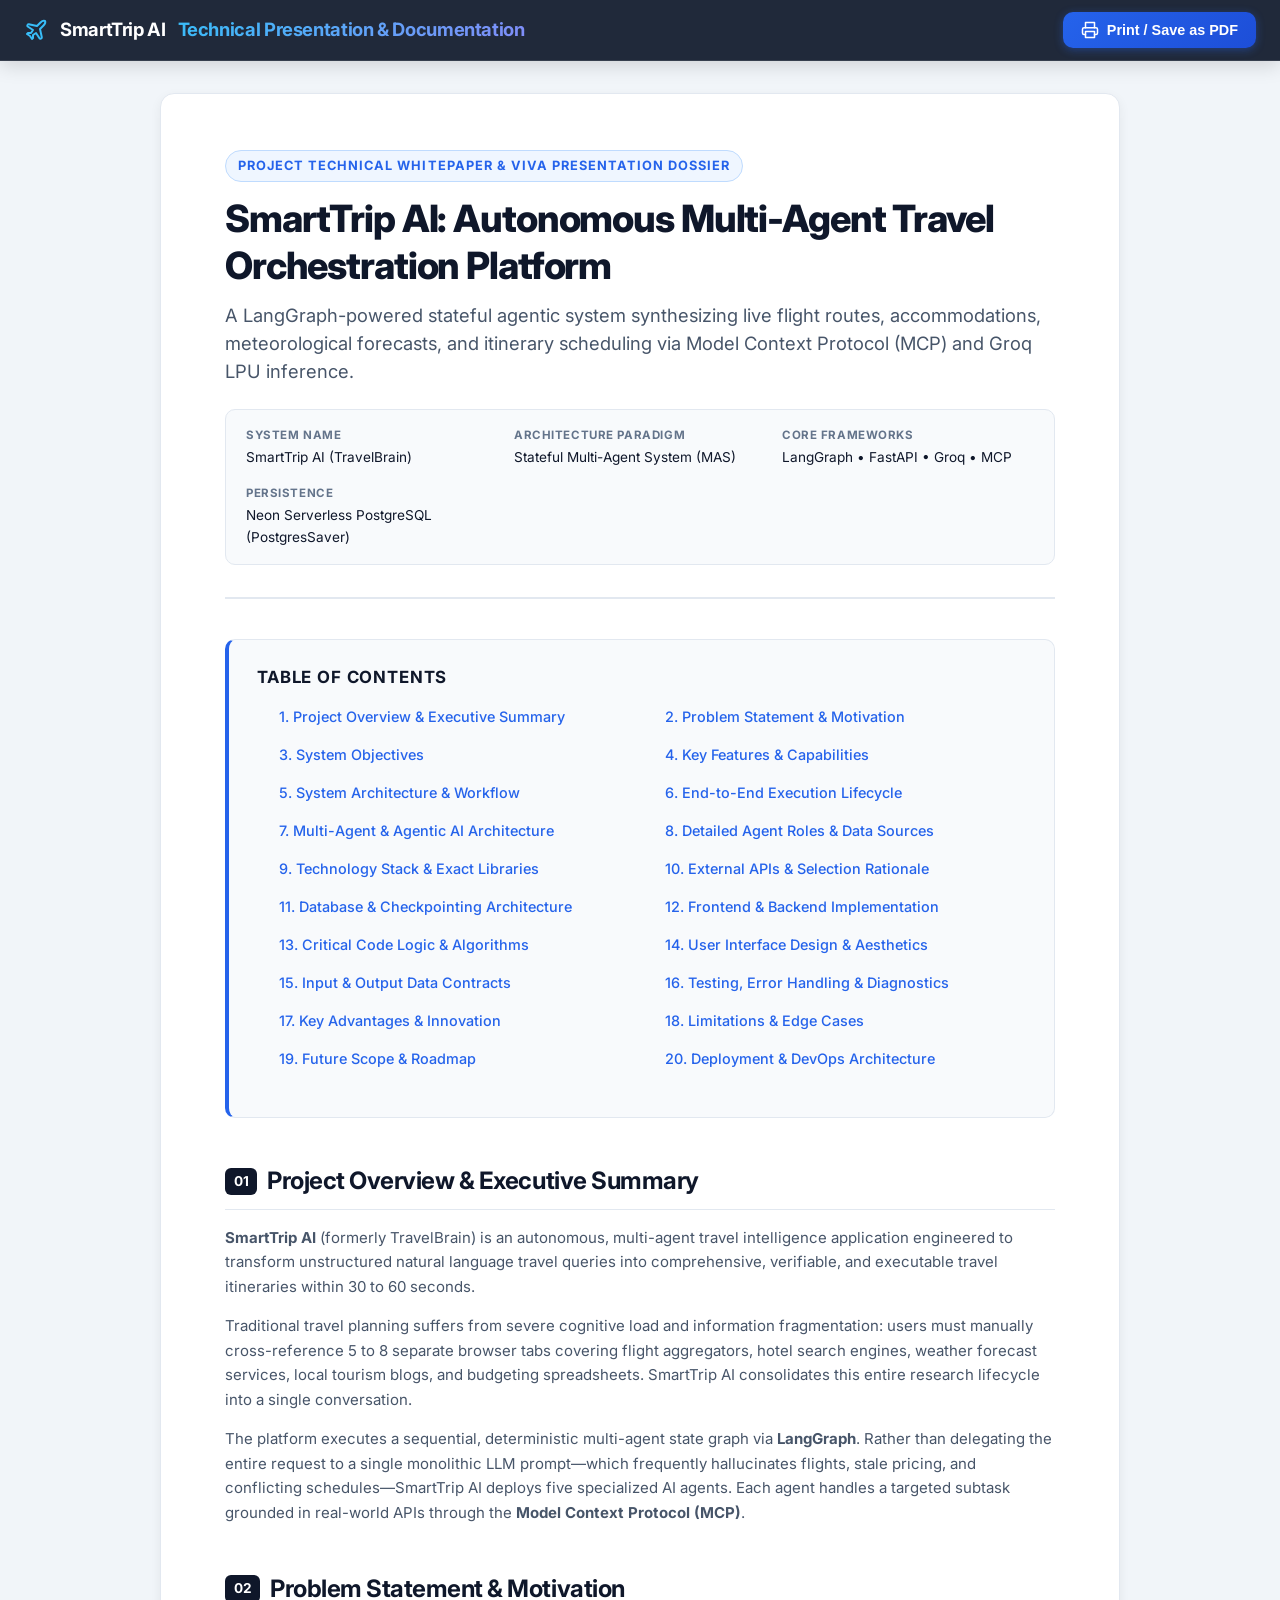
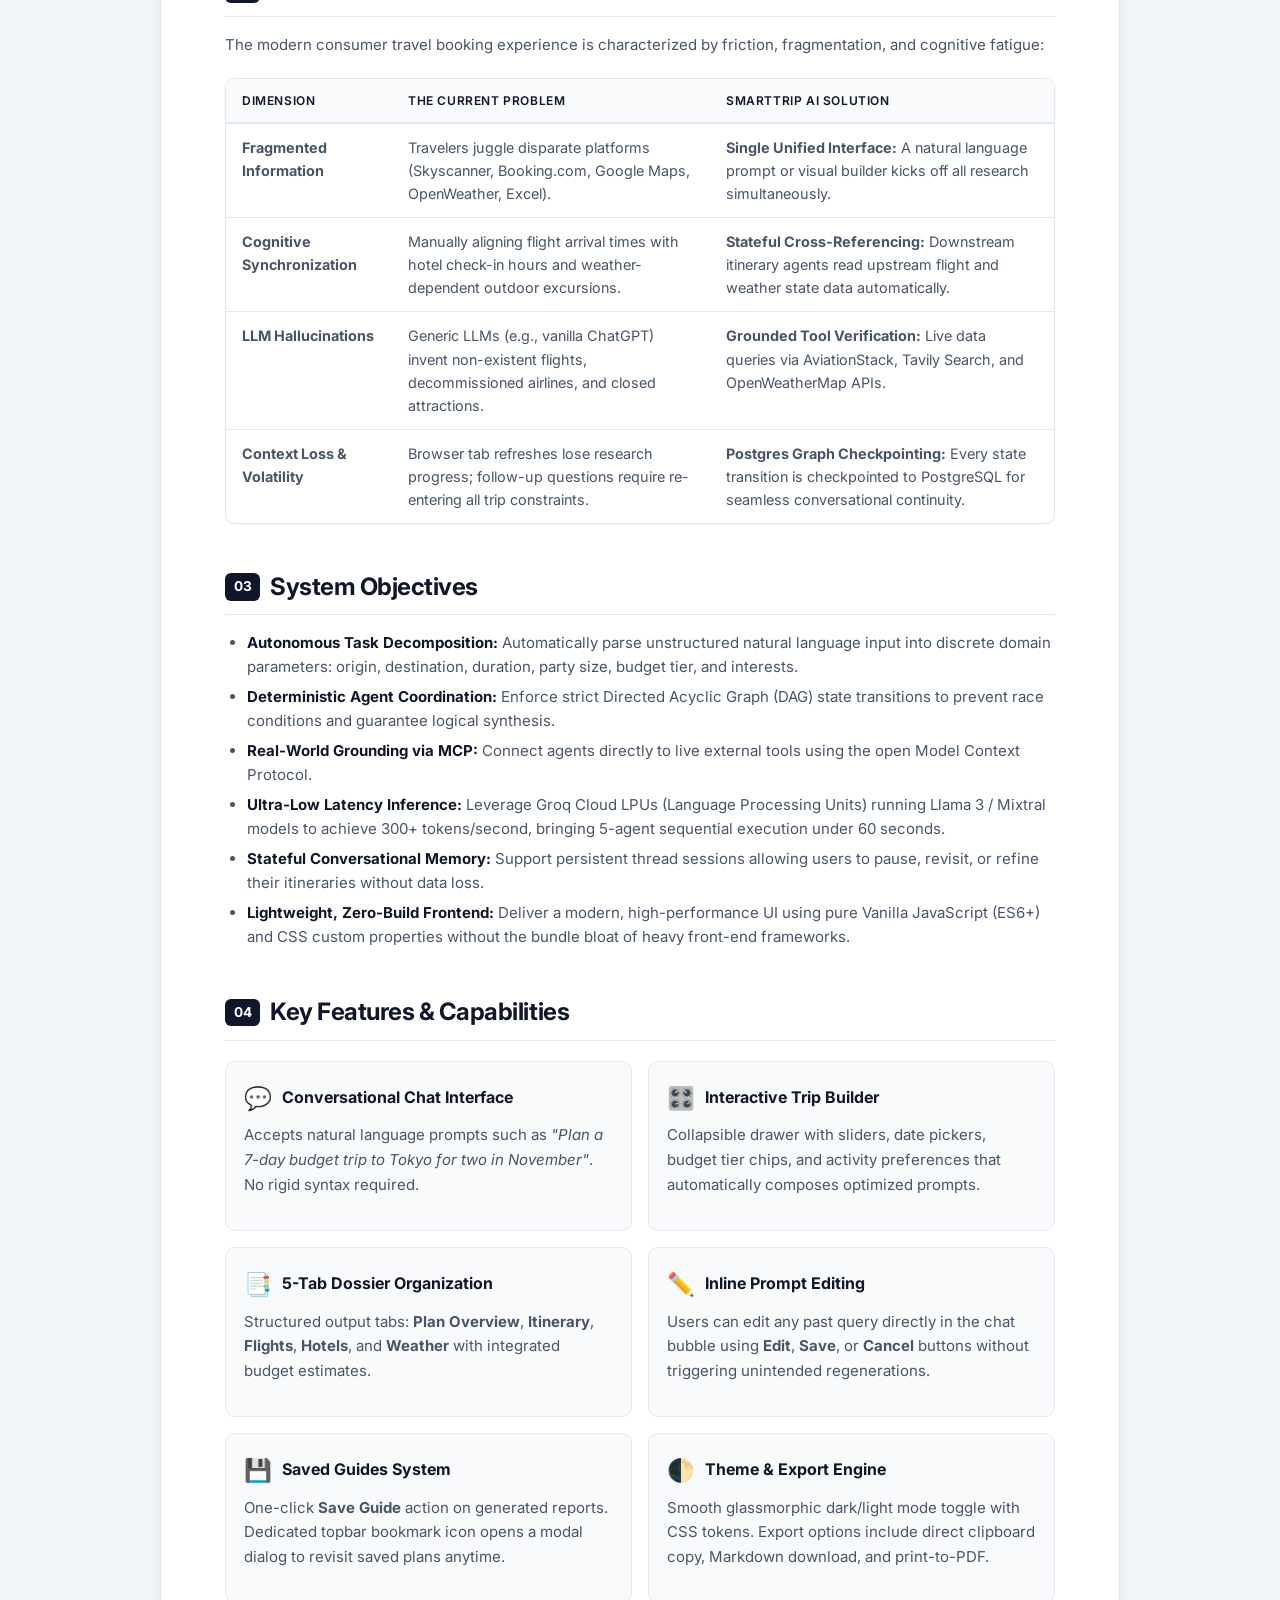
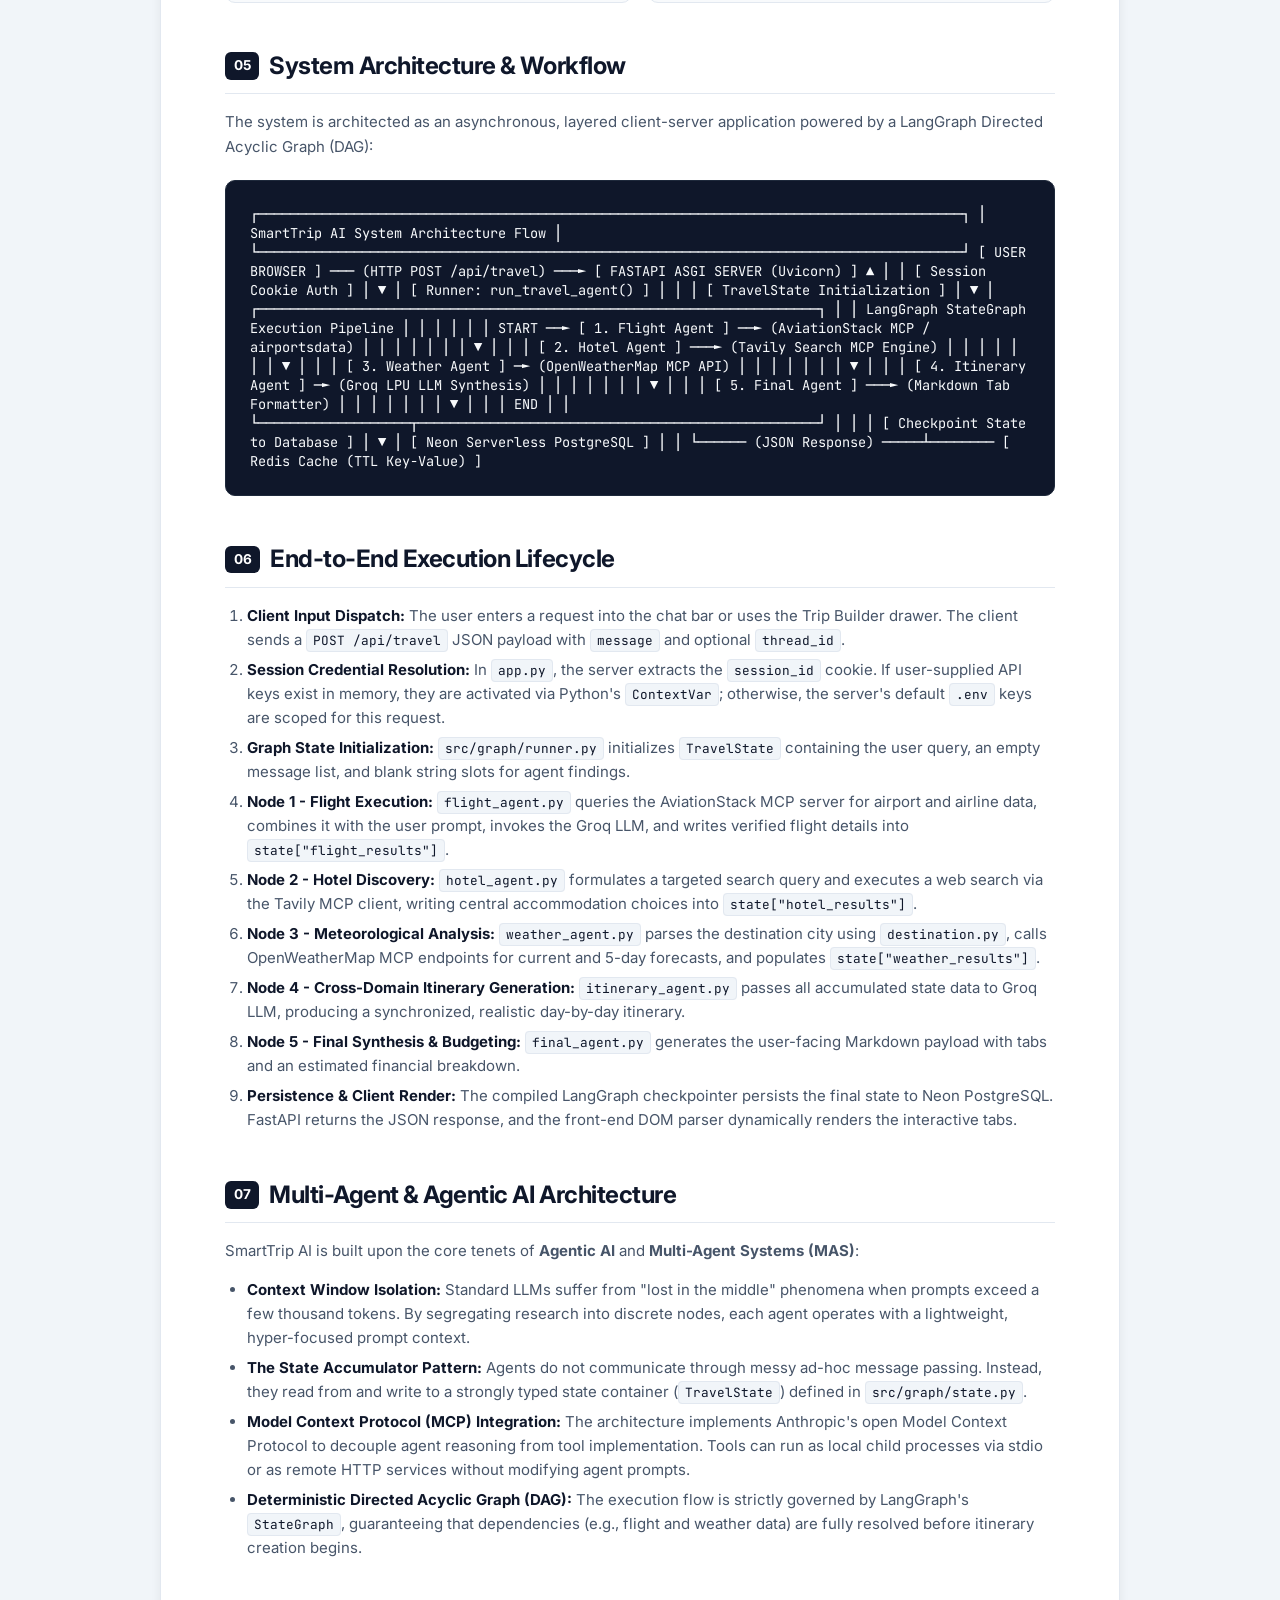
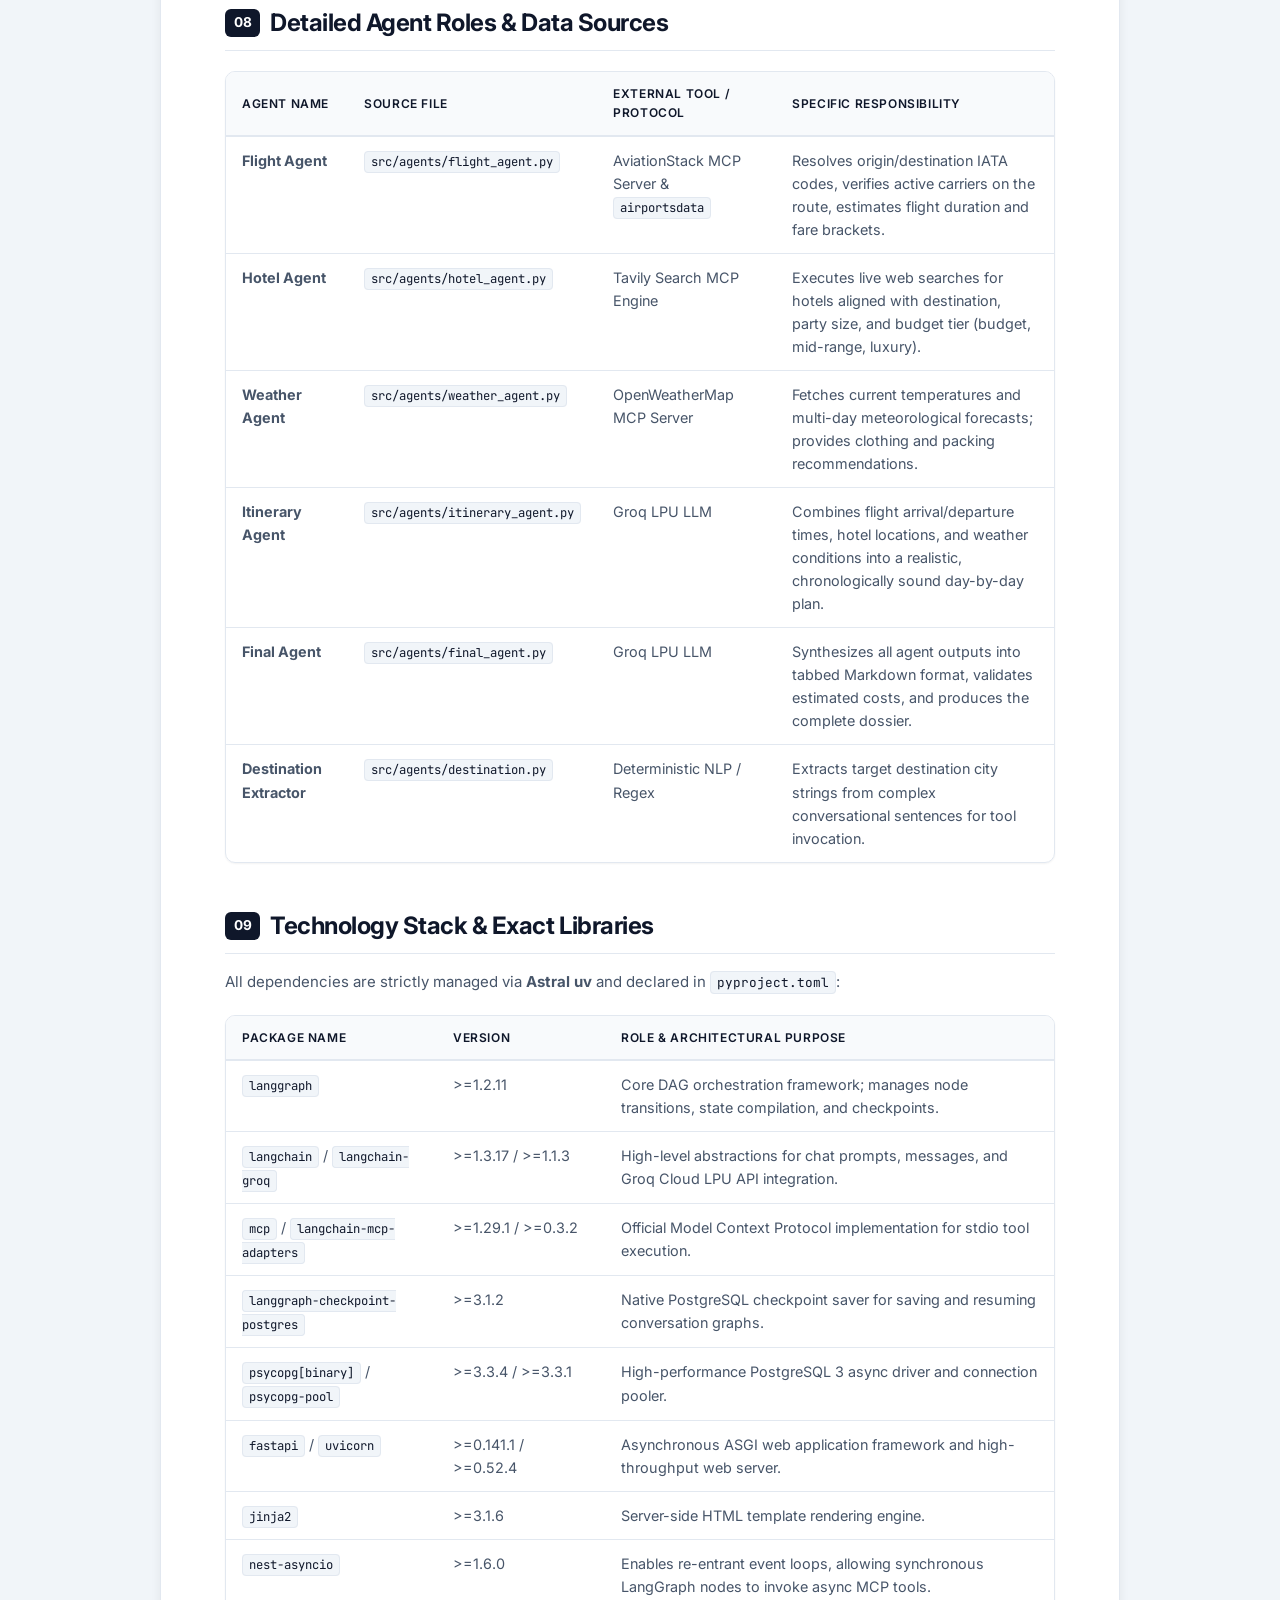
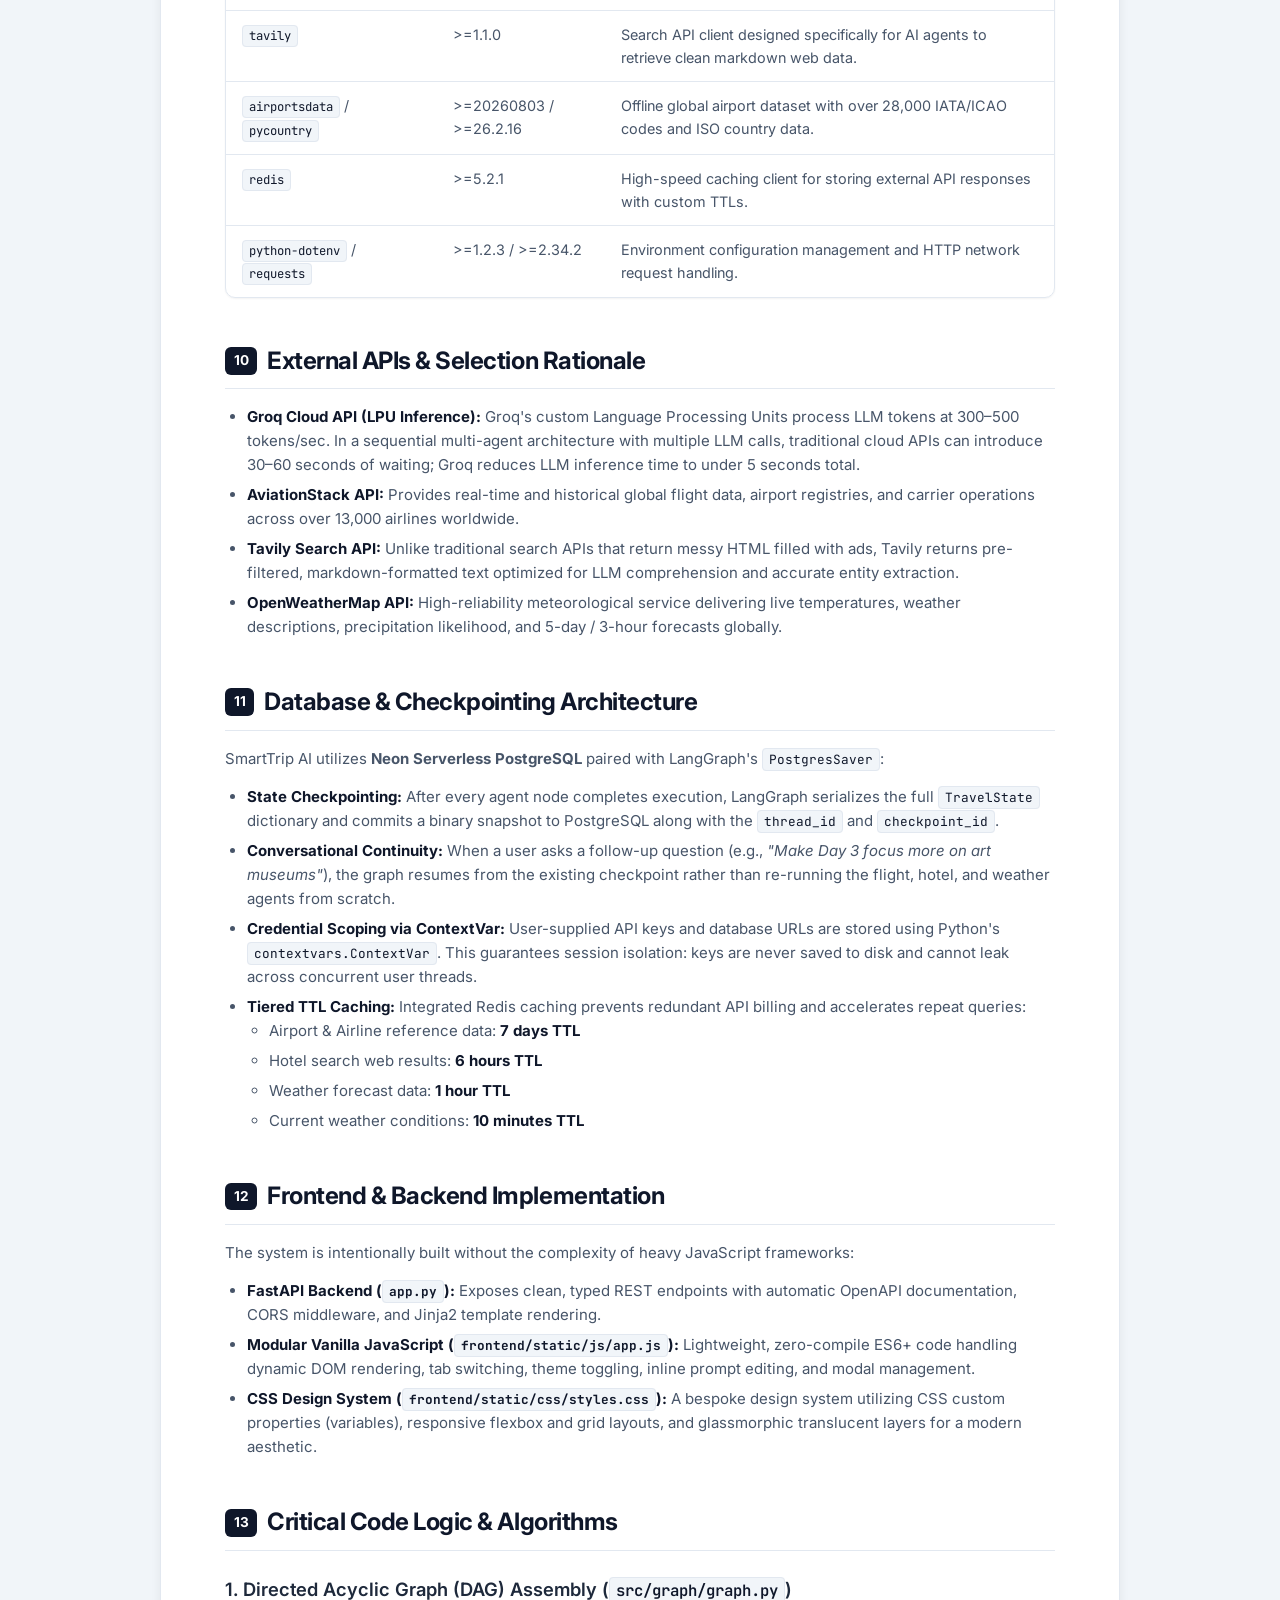
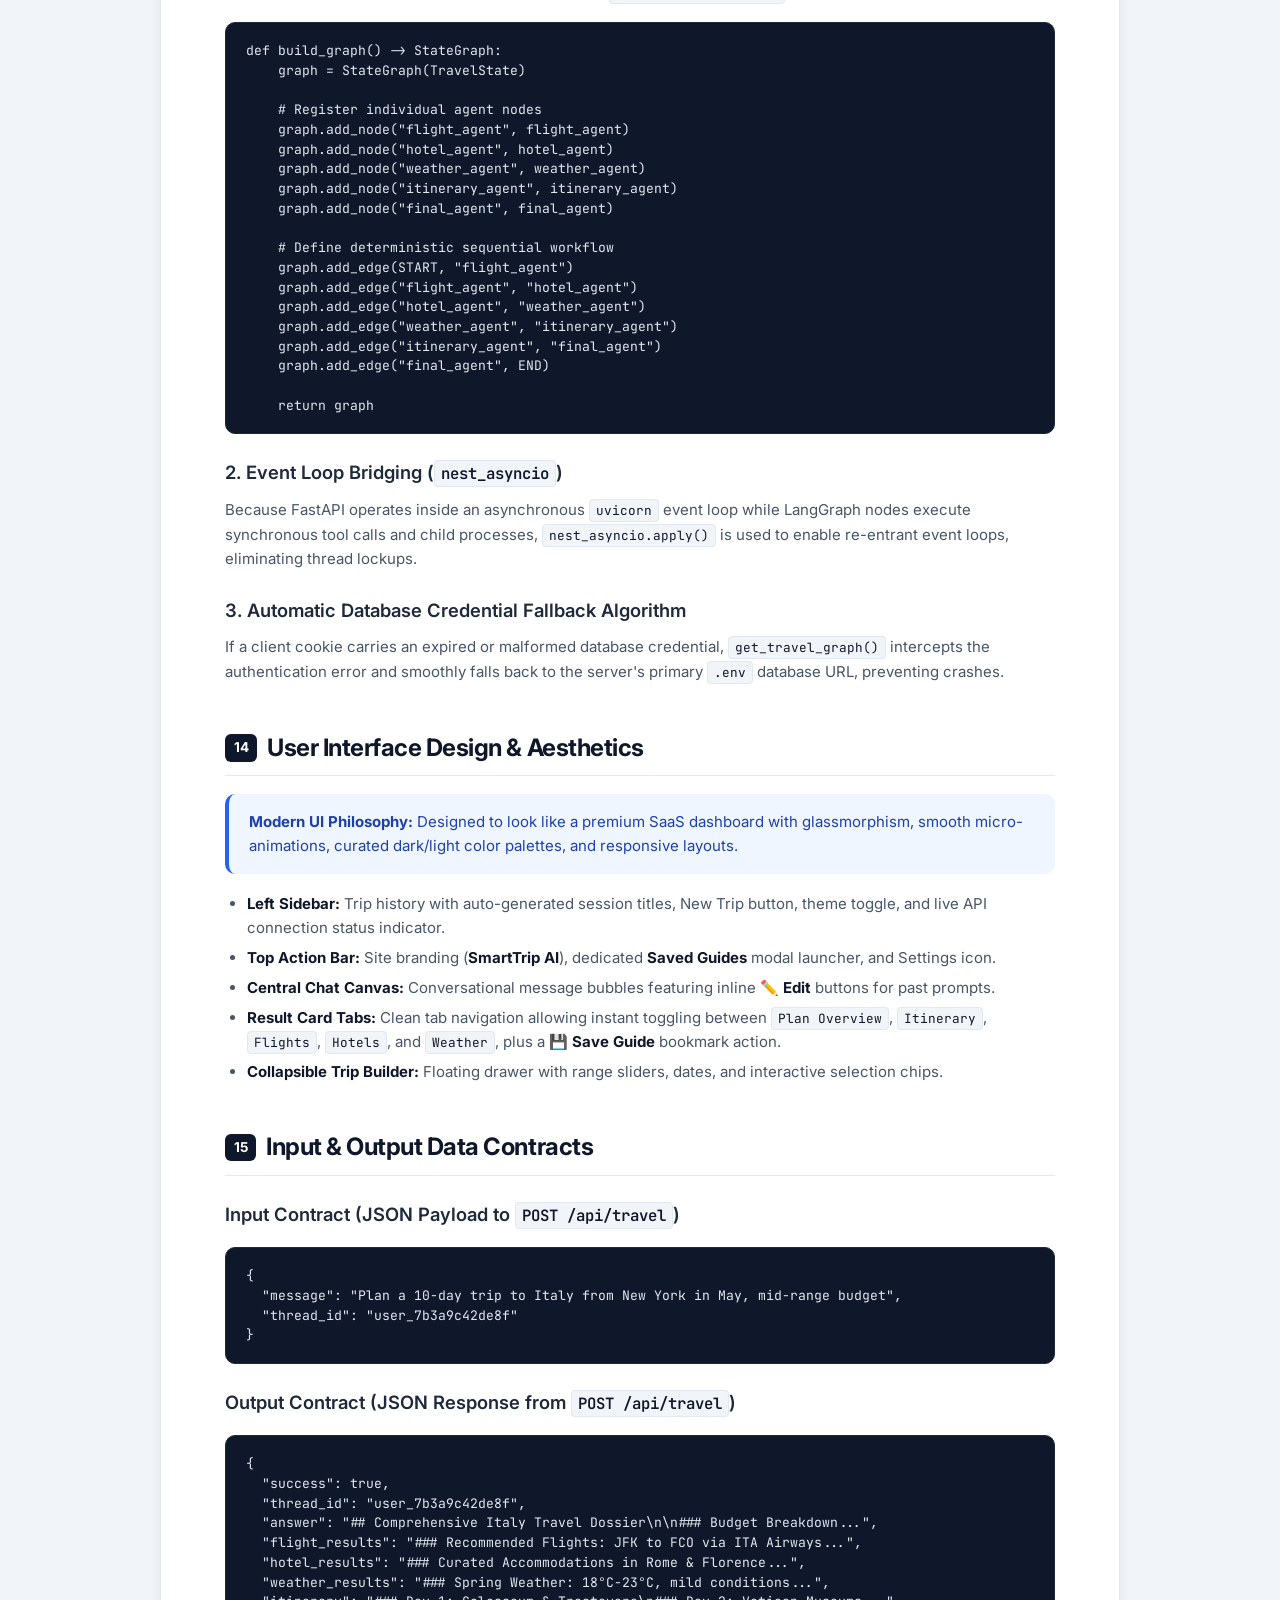
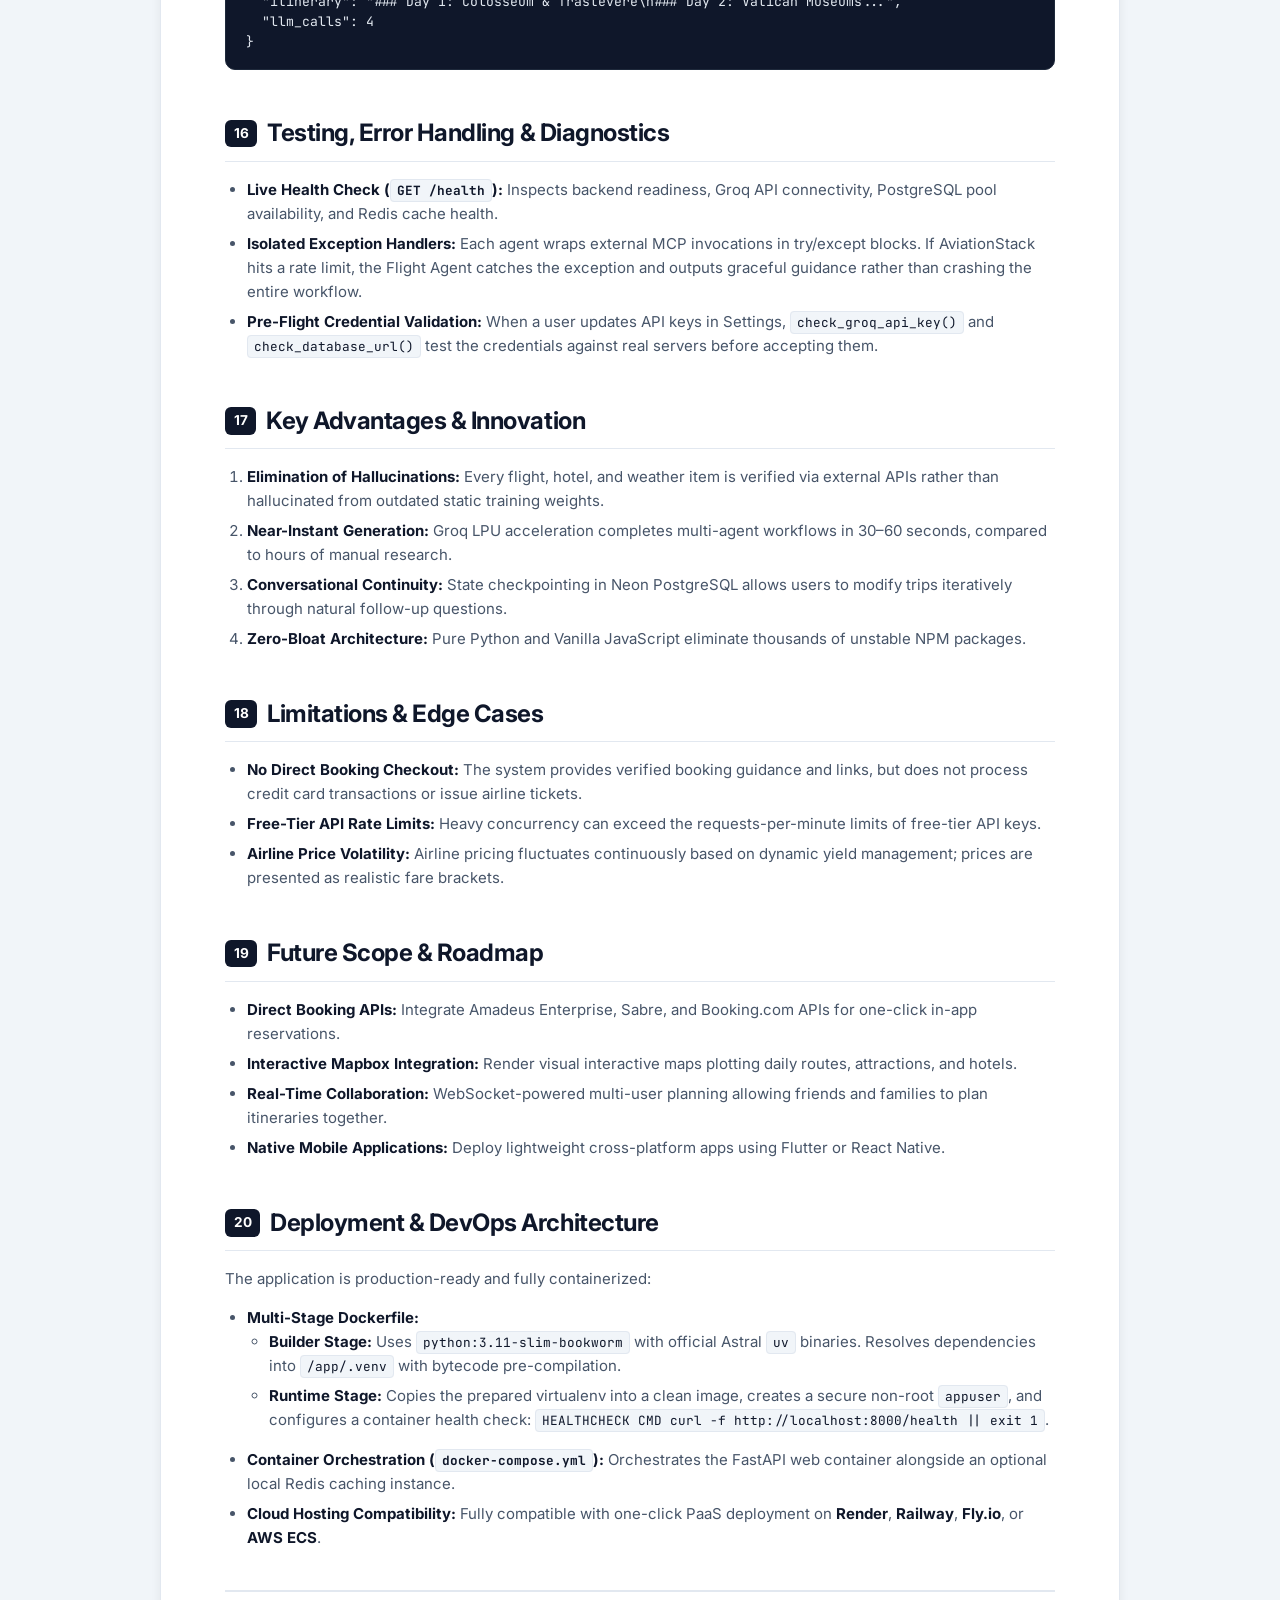
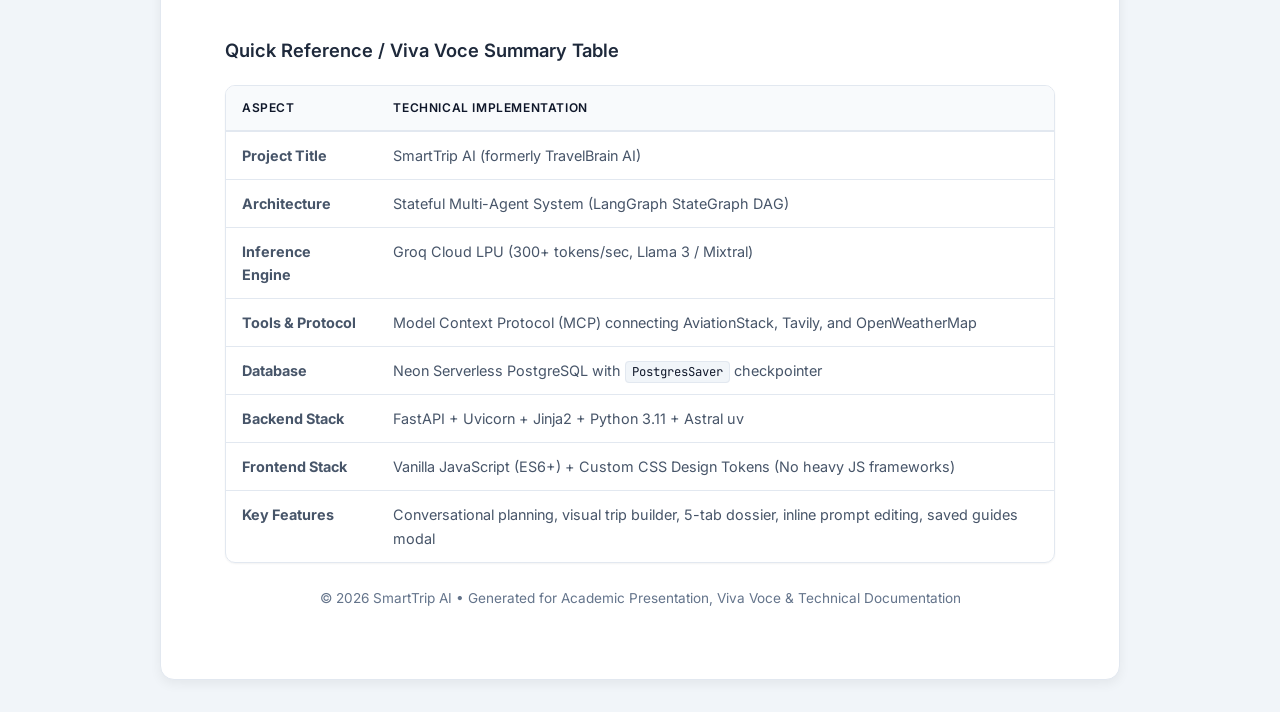
<file: SmartTrip_AI_Documentation.html>
<!DOCTYPE html>
<html lang="en">
<head>
  <meta charset="UTF-8">
  <meta name="viewport" content="width=device-width, initial-scale=1.0">
  <title>SmartTrip AI - Complete Technical Documentation & Presentation Guide</title>
  <link rel="preconnect" href="https://fonts.googleapis.com">
  <link rel="preconnect" href="https://fonts.gstatic.com" crossorigin>
  <link href="https://fonts.googleapis.com/css2?family=Inter:wght@300;400;500;600;700;800&family=JetBrains+Mono:wght@400;500;600&display=swap" rel="stylesheet">
  <style>
    :root {
      --primary: #2563eb;
      --primary-dark: #1d4ed8;
      --primary-light: #eff6ff;
      --secondary: #0f172a;
      --accent: #0ea5e9;
      --success: #10b981;
      --warning: #f59e0b;
      --danger: #ef4444;
      --surface: #ffffff;
      --surface-subtle: #f8fafc;
      --border: #e2e8f0;
      --border-strong: #cbd5e1;
      --text-main: #0f172a;
      --text-muted: #475569;
      --text-light: #64748b;
      --radius-sm: 6px;
      --radius-md: 10px;
      --radius-lg: 14px;
      --shadow-sm: 0 1px 2px rgba(0,0,0,0.05);
      --shadow-md: 0 4px 12px rgba(0,0,0,0.06);
    }

    * {
      box-sizing: border-box;
      margin: 0;
      padding: 0;
    }

    body {
      font-family: 'Inter', -apple-system, BlinkMacSystemFont, "Segoe UI", Roboto, sans-serif;
      background: #f1f5f9;
      color: var(--text-main);
      line-height: 1.6;
      font-size: 15px;
      -webkit-font-smoothing: antialiased;
    }

    /* Fixed Screen Header / Action Bar */
    .screen-header {
      position: sticky;
      top: 0;
      z-index: 1000;
      background: rgba(15, 23, 42, 0.92);
      backdrop-filter: blur(12px);
      color: white;
      padding: 12px 24px;
      display: flex;
      justify-content: space-between;
      align-items: center;
      border-bottom: 1px solid rgba(255,255,255,0.1);
      box-shadow: 0 4px 20px rgba(0,0,0,0.15);
    }

    .screen-header .brand {
      display: flex;
      align-items: center;
      gap: 12px;
      font-weight: 700;
      font-size: 1.15rem;
      letter-spacing: -0.02em;
    }

    .screen-header .brand span {
      background: linear-gradient(135deg, #38bdf8, #818cf8);
      -webkit-background-clip: text;
      -webkit-text-fill-color: transparent;
    }

    .print-btn {
      background: linear-gradient(135deg, #2563eb, #1d4ed8);
      color: white;
      border: none;
      padding: 9px 18px;
      border-radius: var(--radius-md);
      font-weight: 600;
      font-size: 0.9rem;
      cursor: pointer;
      display: inline-flex;
      align-items: center;
      gap: 8px;
      transition: all 0.2s ease;
      box-shadow: 0 2px 8px rgba(37, 99, 235, 0.4);
    }

    .print-btn:hover {
      background: #1e40af;
      transform: translateY(-1px);
    }

    /* Main Container */
    .document-wrapper {
      max-width: 960px;
      margin: 32px auto;
      background: var(--surface);
      padding: 56px 64px;
      border-radius: var(--radius-lg);
      box-shadow: var(--shadow-md);
      border: 1px solid var(--border);
    }

    /* Document Title Block */
    .doc-hero {
      border-bottom: 2px solid var(--border);
      padding-bottom: 32px;
      margin-bottom: 40px;
    }

    .doc-badge {
      display: inline-block;
      background: var(--primary-light);
      color: var(--primary);
      font-weight: 700;
      font-size: 0.8rem;
      text-transform: uppercase;
      letter-spacing: 0.08em;
      padding: 5px 12px;
      border-radius: 999px;
      margin-bottom: 14px;
      border: 1px solid #bfdbfe;
    }

    h1.doc-title {
      font-size: 2.35rem;
      font-weight: 800;
      line-height: 1.25;
      color: var(--secondary);
      letter-spacing: -0.03em;
      margin-bottom: 12px;
    }

    .doc-subtitle {
      font-size: 1.15rem;
      color: var(--text-muted);
      font-weight: 400;
      margin-bottom: 24px;
      line-height: 1.5;
    }

    .meta-grid {
      display: grid;
      grid-template-columns: repeat(auto-fit, minmax(200px, 1fr));
      gap: 16px;
      background: var(--surface-subtle);
      padding: 16px 20px;
      border-radius: var(--radius-md);
      border: 1px solid var(--border);
    }

    .meta-item {
      font-size: 0.85rem;
    }

    .meta-item strong {
      display: block;
      color: var(--text-light);
      text-transform: uppercase;
      font-size: 0.72rem;
      letter-spacing: 0.05em;
      margin-bottom: 2px;
    }

    /* Table of Contents */
    .toc-card {
      background: #f8fafc;
      border: 1px solid var(--border);
      border-left: 4px solid var(--primary);
      border-radius: var(--radius-md);
      padding: 24px 28px;
      margin-bottom: 44px;
    }

    .toc-title {
      font-size: 1.05rem;
      font-weight: 700;
      color: var(--secondary);
      margin-bottom: 14px;
      text-transform: uppercase;
      letter-spacing: 0.05em;
    }

    .toc-list {
      display: grid;
      grid-template-columns: 1fr 1fr;
      gap: 8px 24px;
      list-style: none;
    }

    .toc-list a {
      color: var(--primary);
      text-decoration: none;
      font-size: 0.9rem;
      font-weight: 500;
    }

    .toc-list a:hover {
      text-decoration: underline;
    }

    /* Headings */
    h2.section-heading {
      font-size: 1.5rem;
      font-weight: 700;
      color: var(--secondary);
      margin-top: 44px;
      margin-bottom: 16px;
      padding-bottom: 8px;
      border-bottom: 1.5px solid var(--border);
      display: flex;
      align-items: center;
      gap: 10px;
      letter-spacing: -0.02em;
    }

    h2.section-heading .num {
      background: var(--secondary);
      color: white;
      font-size: 0.85rem;
      padding: 3px 9px;
      border-radius: var(--radius-sm);
      font-weight: 700;
    }

    h3.sub-heading {
      font-size: 1.15rem;
      font-weight: 600;
      color: #1e293b;
      margin-top: 24px;
      margin-bottom: 10px;
    }

    p {
      margin-bottom: 14px;
      color: var(--text-muted);
      line-height: 1.65;
    }

    ul, ol {
      margin-bottom: 16px;
      padding-left: 22px;
      color: var(--text-muted);
    }

    li {
      margin-bottom: 6px;
      line-height: 1.6;
    }

    li strong {
      color: var(--text-main);
    }

    /* Cards & Callouts */
    .card {
      background: var(--surface);
      border: 1px solid var(--border);
      border-radius: var(--radius-md);
      padding: 20px;
      margin-bottom: 20px;
      box-shadow: var(--shadow-sm);
    }

    .callout {
      border-radius: var(--radius-md);
      padding: 16px 20px;
      margin: 18px 0;
      border-left: 4px solid;
    }

    .callout-info {
      background: #eff6ff;
      border-color: var(--primary);
      color: #1e40af;
    }

    .callout-success {
      background: #f0fdf4;
      border-color: var(--success);
      color: #166534;
    }

    .callout-warning {
      background: #fffbeb;
      border-color: var(--warning);
      color: #92400e;
    }

    /* Tables */
    .table-container {
      width: 100%;
      overflow-x: auto;
      margin: 20px 0;
      border: 1px solid var(--border);
      border-radius: var(--radius-md);
      box-shadow: var(--shadow-sm);
    }

    table {
      width: 100%;
      border-collapse: collapse;
      text-align: left;
      font-size: 0.9rem;
    }

    thead {
      background: #f8fafc;
      border-bottom: 2px solid var(--border);
    }

    th {
      padding: 12px 16px;
      font-weight: 600;
      color: var(--secondary);
      text-transform: uppercase;
      font-size: 0.75rem;
      letter-spacing: 0.05em;
    }

    td {
      padding: 12px 16px;
      border-bottom: 1px solid var(--border);
      color: var(--text-muted);
      vertical-align: top;
    }

    tbody tr:last-child td {
      border-bottom: none;
    }

    tbody tr:hover {
      background: #fcfcfd;
    }

    /* Code Blocks */
    pre, code {
      font-family: 'JetBrains Mono', monospace;
    }

    code {
      background: #f1f5f9;
      color: #0f172a;
      padding: 2px 6px;
      border-radius: 4px;
      font-size: 0.85em;
      border: 1px solid #e2e8f0;
    }

    pre {
      background: #0f172a;
      color: #e2e8f0;
      padding: 18px 20px;
      border-radius: var(--radius-md);
      overflow-x: auto;
      font-size: 0.82rem;
      line-height: 1.5;
      margin: 18px 0;
      border: 1px solid #1e293b;
    }

    pre code {
      background: transparent;
      color: inherit;
      padding: 0;
      border: none;
      font-size: inherit;
    }

    /* Diagram visual block */
    .diagram-box {
      background: #0f172a;
      border: 1px solid #1e293b;
      border-radius: var(--radius-md);
      padding: 24px;
      margin: 20px 0;
      color: #f8fafc;
      font-family: 'JetBrains Mono', monospace;
      font-size: 0.85rem;
      overflow-x: auto;
      line-height: 1.4;
    }

    .diagram-box .flow-node {
      display: inline-block;
      background: #1e293b;
      border: 1px solid #3b82f6;
      border-radius: 6px;
      padding: 8px 14px;
      margin: 4px;
      color: #60a5fa;
      font-weight: 600;
    }

    .diagram-box .flow-arrow {
      color: #94a3b8;
      font-weight: 700;
      margin: 0 4px;
    }

    /* Grid layout for agents */
    .agent-grid {
      display: grid;
      grid-template-columns: repeat(auto-fit, minmax(280px, 1fr));
      gap: 16px;
      margin: 20px 0;
    }

    .agent-card {
      background: var(--surface-subtle);
      border: 1px solid var(--border);
      border-radius: var(--radius-md);
      padding: 18px;
      transition: transform 0.2s ease;
    }

    .agent-card .header {
      display: flex;
      align-items: center;
      gap: 10px;
      margin-bottom: 8px;
    }

    .agent-card .icon {
      font-size: 1.4rem;
    }

    .agent-card .title {
      font-weight: 700;
      font-size: 1rem;
      color: var(--secondary);
    }

    .agent-card .tool-badge {
      font-size: 0.72rem;
      background: #e0e7ff;
      color: #4338ca;
      font-weight: 600;
      padding: 2px 8px;
      border-radius: 4px;
      display: inline-block;
      margin-bottom: 8px;
    }

    /* Print Specific Rules */
    @media print {
      body {
        background: #ffffff !important;
        font-size: 9.5pt !important;
        line-height: 1.45 !important;
        color: #000000 !important;
      }

      .no-print, .screen-header {
        display: none !important;
      }

      .document-wrapper {
        max-width: 100% !important;
        margin: 0 !important;
        padding: 0 !important;
        border: none !important;
        box-shadow: none !important;
      }

      .page-break {
        page-break-before: always !important;
        break-before: page !important;
      }

      .avoid-break, .agent-card, .card, .table-container, pre, .diagram-box {
        page-break-inside: avoid !important;
        break-inside: avoid !important;
      }

      h2.section-heading {
        page-break-after: avoid !important;
        break-after: avoid !important;
        margin-top: 24pt !important;
        border-bottom: 1.5pt solid #cbd5e1 !important;
      }

      h3.sub-heading {
        page-break-after: avoid !important;
        break-after: avoid !important;
      }

      pre {
        background: #f8fafc !important;
        color: #0f172a !important;
        border: 1pt solid #cbd5e1 !important;
      }

      .diagram-box {
        background: #f8fafc !important;
        color: #0f172a !important;
        border: 1pt solid #cbd5e1 !important;
      }

      .diagram-box .flow-node {
        background: #e2e8f0 !important;
        color: #1e3a8a !important;
        border: 1pt solid #93c5fd !important;
      }

      .diagram-box .flow-arrow {
        color: #334155 !important;
      }

      a {
        text-decoration: none !important;
        color: #0f172a !important;
      }

      @page {
        size: A4 portrait;
        margin: 15mm 15mm 15mm 15mm;
      }
    }
  </style>
</head>
<body>

  <!-- Screen Floating Top Bar -->
  <header class="screen-header no-print">
    <div class="brand">
      <svg width="24" height="24" viewBox="0 0 24 24" fill="none" stroke="currentColor" stroke-width="2" stroke-linecap="round" stroke-linejoin="round" style="color: #38bdf8;">
        <path d="M17.8 19.2 16 11l3.5-3.5C21 6 21.5 4 21 3c-1-.5-3 0-4.5 1.5L13 8 4.8 6.2c-.5-.1-.9.1-1.1.5l-.3.5c-.2.5-.1 1 .3 1.3L9 12l-2 3H4l-1 1 3 2 2 3 1-1v-3l3-2 3.5 5.3c.3.4.8.5 1.3.3l.5-.2c.4-.3.6-.7.5-1.2z"/>
      </svg>
      SmartTrip AI <span>Technical Presentation & Documentation</span>
    </div>
    <button class="print-btn" onclick="window.print()">
      <svg width="18" height="18" viewBox="0 0 24 24" fill="none" stroke="currentColor" stroke-width="2" stroke-linecap="round" stroke-linejoin="round">
        <polyline points="6 9 6 2 18 2 18 9"></polyline>
        <path d="M6 18H4a2 2 0 0 1-2-2v-5a2 2 0 0 1 2-2h16a2 2 0 0 1 2 2v5a2 2 0 0 1-2 2h-2"></path>
        <rect x="6" y="14" width="12" height="8"></rect>
      </svg>
      Print / Save as PDF
    </button>
  </header>

  <!-- Document Body -->
  <main class="document-wrapper">

    <!-- Document Header -->
    <div class="doc-hero">
      <div class="doc-badge">Project Technical Whitepaper & Viva Presentation Dossier</div>
      <h1 class="doc-title">SmartTrip AI: Autonomous Multi-Agent Travel Orchestration Platform</h1>
      <p class="doc-subtitle">A LangGraph-powered stateful agentic system synthesizing live flight routes, accommodations, meteorological forecasts, and itinerary scheduling via Model Context Protocol (MCP) and Groq LPU inference.</p>
      
      <div class="meta-grid">
        <div class="meta-item">
          <strong>System Name</strong>
          SmartTrip AI (TravelBrain)
        </div>
        <div class="meta-item">
          <strong>Architecture Paradigm</strong>
          Stateful Multi-Agent System (MAS)
        </div>
        <div class="meta-item">
          <strong>Core Frameworks</strong>
          LangGraph • FastAPI • Groq • MCP
        </div>
        <div class="meta-item">
          <strong>Persistence</strong>
          Neon Serverless PostgreSQL (PostgresSaver)
        </div>
      </div>
    </div>

    <!-- Table of Contents -->
    <div class="toc-card avoid-break">
      <div class="toc-title">Table of Contents</div>
      <ul class="toc-list">
        <li><a href="#section-1">1. Project Overview & Executive Summary</a></li>
        <li><a href="#section-2">2. Problem Statement & Motivation</a></li>
        <li><a href="#section-3">3. System Objectives</a></li>
        <li><a href="#section-4">4. Key Features & Capabilities</a></li>
        <li><a href="#section-5">5. System Architecture & Workflow</a></li>
        <li><a href="#section-6">6. End-to-End Execution Lifecycle</a></li>
        <li><a href="#section-7">7. Multi-Agent & Agentic AI Architecture</a></li>
        <li><a href="#section-8">8. Detailed Agent Roles & Data Sources</a></li>
        <li><a href="#section-9">9. Technology Stack & Exact Libraries</a></li>
        <li><a href="#section-10">10. External APIs & Selection Rationale</a></li>
        <li><a href="#section-11">11. Database & Checkpointing Architecture</a></li>
        <li><a href="#section-12">12. Frontend & Backend Implementation</a></li>
        <li><a href="#section-13">13. Critical Code Logic & Algorithms</a></li>
        <li><a href="#section-14">14. User Interface Design & Aesthetics</a></li>
        <li><a href="#section-15">15. Input & Output Data Contracts</a></li>
        <li><a href="#section-16">16. Testing, Error Handling & Diagnostics</a></li>
        <li><a href="#section-17">17. Key Advantages & Innovation</a></li>
        <li><a href="#section-18">18. Limitations & Edge Cases</a></li>
        <li><a href="#section-19">19. Future Scope & Roadmap</a></li>
        <li><a href="#section-20">20. Deployment & DevOps Architecture</a></li>
      </ul>
    </div>

    <!-- Section 1 -->
    <section id="section-1" class="avoid-break">
      <h2 class="section-heading"><span class="num">01</span> Project Overview & Executive Summary</h2>
      <p><strong>SmartTrip AI</strong> (formerly TravelBrain) is an autonomous, multi-agent travel intelligence application engineered to transform unstructured natural language travel queries into comprehensive, verifiable, and executable travel itineraries within 30 to 60 seconds.</p>
      <p>Traditional travel planning suffers from severe cognitive load and information fragmentation: users must manually cross-reference 5 to 8 separate browser tabs covering flight aggregators, hotel search engines, weather forecast services, local tourism blogs, and budgeting spreadsheets. SmartTrip AI consolidates this entire research lifecycle into a single conversation.</p>
      <p>The platform executes a sequential, deterministic multi-agent state graph via <strong>LangGraph</strong>. Rather than delegating the entire request to a single monolithic LLM prompt—which frequently hallucinates flights, stale pricing, and conflicting schedules—SmartTrip AI deploys five specialized AI agents. Each agent handles a targeted subtask grounded in real-world APIs through the <strong>Model Context Protocol (MCP)</strong>.</p>
    </section>

    <!-- Section 2 -->
    <section id="section-2" class="avoid-break">
      <h2 class="section-heading"><span class="num">02</span> Problem Statement & Motivation</h2>
      <p>The modern consumer travel booking experience is characterized by friction, fragmentation, and cognitive fatigue:</p>
      <div class="table-container">
        <table>
          <thead>
            <tr>
              <th>Dimension</th>
              <th>The Current Problem</th>
              <th>SmartTrip AI Solution</th>
            </tr>
          </thead>
          <tbody>
            <tr>
              <td><strong>Fragmented Information</strong></td>
              <td>Travelers juggle disparate platforms (Skyscanner, Booking.com, Google Maps, OpenWeather, Excel).</td>
              <td><strong>Single Unified Interface:</strong> A natural language prompt or visual builder kicks off all research simultaneously.</td>
            </tr>
            <tr>
              <td><strong>Cognitive Synchronization</strong></td>
              <td>Manually aligning flight arrival times with hotel check-in hours and weather-dependent outdoor excursions.</td>
              <td><strong>Stateful Cross-Referencing:</strong> Downstream itinerary agents read upstream flight and weather state data automatically.</td>
            </tr>
            <tr>
              <td><strong>LLM Hallucinations</strong></td>
              <td>Generic LLMs (e.g., vanilla ChatGPT) invent non-existent flights, decommissioned airlines, and closed attractions.</td>
              <td><strong>Grounded Tool Verification:</strong> Live data queries via AviationStack, Tavily Search, and OpenWeatherMap APIs.</td>
            </tr>
            <tr>
              <td><strong>Context Loss & Volatility</strong></td>
              <td>Browser tab refreshes lose research progress; follow-up questions require re-entering all trip constraints.</td>
              <td><strong>Postgres Graph Checkpointing:</strong> Every state transition is checkpointed to PostgreSQL for seamless conversational continuity.</td>
            </tr>
          </tbody>
        </table>
      </div>
    </section>

    <!-- Section 3 -->
    <section id="section-3" class="avoid-break">
      <h2 class="section-heading"><span class="num">03</span> System Objectives</h2>
      <ul>
        <li><strong>Autonomous Task Decomposition:</strong> Automatically parse unstructured natural language input into discrete domain parameters: origin, destination, duration, party size, budget tier, and interests.</li>
        <li><strong>Deterministic Agent Coordination:</strong> Enforce strict Directed Acyclic Graph (DAG) state transitions to prevent race conditions and guarantee logical synthesis.</li>
        <li><strong>Real-World Grounding via MCP:</strong> Connect agents directly to live external tools using the open Model Context Protocol.</li>
        <li><strong>Ultra-Low Latency Inference:</strong> Leverage Groq Cloud LPUs (Language Processing Units) running Llama 3 / Mixtral models to achieve 300+ tokens/second, bringing 5-agent sequential execution under 60 seconds.</li>
        <li><strong>Stateful Conversational Memory:</strong> Support persistent thread sessions allowing users to pause, revisit, or refine their itineraries without data loss.</li>
        <li><strong>Lightweight, Zero-Build Frontend:</strong> Deliver a modern, high-performance UI using pure Vanilla JavaScript (ES6+) and CSS custom properties without the bundle bloat of heavy front-end frameworks.</li>
      </ul>
    </section>

    <div class="page-break"></div>

    <!-- Section 4 -->
    <section id="section-4" class="avoid-break">
      <h2 class="section-heading"><span class="num">04</span> Key Features & Capabilities</h2>
      <div class="agent-grid">
        <div class="agent-card">
          <div class="header">
            <span class="icon">💬</span>
            <div class="title">Conversational Chat Interface</div>
          </div>
          <p>Accepts natural language prompts such as <em>"Plan a 7-day budget trip to Tokyo for two in November"</em>. No rigid syntax required.</p>
        </div>

        <div class="agent-card">
          <div class="header">
            <span class="icon">🎛️</span>
            <div class="title">Interactive Trip Builder</div>
          </div>
          <p>Collapsible drawer with sliders, date pickers, budget tier chips, and activity preferences that automatically composes optimized prompts.</p>
        </div>

        <div class="agent-card">
          <div class="header">
            <span class="icon">📑</span>
            <div class="title">5-Tab Dossier Organization</div>
          </div>
          <p>Structured output tabs: <strong>Plan Overview</strong>, <strong>Itinerary</strong>, <strong>Flights</strong>, <strong>Hotels</strong>, and <strong>Weather</strong> with integrated budget estimates.</p>
        </div>

        <div class="agent-card">
          <div class="header">
            <span class="icon">✏️</span>
            <div class="title">Inline Prompt Editing</div>
          </div>
          <p>Users can edit any past query directly in the chat bubble using <strong>Edit</strong>, <strong>Save</strong>, or <strong>Cancel</strong> buttons without triggering unintended regenerations.</p>
        </div>

        <div class="agent-card">
          <div class="header">
            <span class="icon">💾</span>
            <div class="title">Saved Guides System</div>
          </div>
          <p>One-click <strong>Save Guide</strong> action on generated reports. Dedicated topbar bookmark icon opens a modal dialog to revisit saved plans anytime.</p>
        </div>

        <div class="agent-card">
          <div class="header">
            <span class="icon">🌓</span>
            <div class="title">Theme & Export Engine</div>
          </div>
          <p>Smooth glassmorphic dark/light mode toggle with CSS tokens. Export options include direct clipboard copy, Markdown download, and print-to-PDF.</p>
        </div>
      </div>
    </section>

    <!-- Section 5 -->
    <section id="section-5" class="avoid-break">
      <h2 class="section-heading"><span class="num">05</span> System Architecture & Workflow</h2>
      <p>The system is architected as an asynchronous, layered client-server application powered by a LangGraph Directed Acyclic Graph (DAG):</p>
      
      <div class="diagram-box">
┌────────────────────────────────────────────────────────────────────────────────────────┐
│                        SmartTrip AI System Architecture Flow                           │
└────────────────────────────────────────────────────────────────────────────────────────┘

 [ USER BROWSER ] ─── (HTTP POST /api/travel) ───► [ FASTAPI ASGI SERVER (Uvicorn) ]
        ▲                                                          │
        │                                             [ Session Cookie Auth ]
        │                                                          ▼
        │                                         [ Runner: run_travel_agent() ]
        │                                                          │
        │                                             [ TravelState Initialization ]
        │                                                          ▼
        │        ┌──────────────────────────────────────────────────────────────────────┐
        │        │                  LangGraph StateGraph Execution Pipeline             │
        │        │                                                                      │
        │        │  START ──► [ 1. Flight Agent ] ──► (AviationStack MCP / airportsdata) │
        │        │                   │                                                  │
        │        │                   ▼                                                  │
        │        │            [ 2. Hotel Agent ] ───► (Tavily Search MCP Engine)        │
        │        │                   │                                                  │
        │        │                   ▼                                                  │
        │        │            [ 3. Weather Agent ] ─► (OpenWeatherMap MCP API)          │
        │        │                   │                                                  │
        │        │                   ▼                                                  │
        │        │            [ 4. Itinerary Agent ] ─► (Groq LPU LLM Synthesis)        │
        │        │                   │                                                  │
        │        │                   ▼                                                  │
        │        │            [ 5. Final Agent ] ───► (Markdown Tab Formatter)          │
        │        │                   │                                                  │
        │        │                   ▼                                                  │
        │        │                  END                                                 │
        │        └───────────────────┬──────────────────────────────────────────────────┘
        │                            │
        │              [ Checkpoint State to Database ]
        │                            ▼
        │             [ Neon Serverless PostgreSQL ]
        │                            │
        └────── (JSON Response) ─────┴──────── [ Redis Cache (TTL Key-Value) ]
      </div>
    </section>

    <!-- Section 6 -->
    <section id="section-6" class="avoid-break">
      <h2 class="section-heading"><span class="num">06</span> End-to-End Execution Lifecycle</h2>
      <ol>
        <li><strong>Client Input Dispatch:</strong> The user enters a request into the chat bar or uses the Trip Builder drawer. The client sends a <code>POST /api/travel</code> JSON payload with <code>message</code> and optional <code>thread_id</code>.</li>
        <li><strong>Session Credential Resolution:</strong> In <code>app.py</code>, the server extracts the <code>session_id</code> cookie. If user-supplied API keys exist in memory, they are activated via Python's <code>ContextVar</code>; otherwise, the server's default <code>.env</code> keys are scoped for this request.</li>
        <li><strong>Graph State Initialization:</strong> <code>src/graph/runner.py</code> initializes <code>TravelState</code> containing the user query, an empty message list, and blank string slots for agent findings.</li>
        <li><strong>Node 1 - Flight Execution:</strong> <code>flight_agent.py</code> queries the AviationStack MCP server for airport and airline data, combines it with the user prompt, invokes the Groq LLM, and writes verified flight details into <code>state["flight_results"]</code>.</li>
        <li><strong>Node 2 - Hotel Discovery:</strong> <code>hotel_agent.py</code> formulates a targeted search query and executes a web search via the Tavily MCP client, writing central accommodation choices into <code>state["hotel_results"]</code>.</li>
        <li><strong>Node 3 - Meteorological Analysis:</strong> <code>weather_agent.py</code> parses the destination city using <code>destination.py</code>, calls OpenWeatherMap MCP endpoints for current and 5-day forecasts, and populates <code>state["weather_results"]</code>.</li>
        <li><strong>Node 4 - Cross-Domain Itinerary Generation:</strong> <code>itinerary_agent.py</code> passes all accumulated state data to Groq LLM, producing a synchronized, realistic day-by-day itinerary.</li>
        <li><strong>Node 5 - Final Synthesis & Budgeting:</strong> <code>final_agent.py</code> generates the user-facing Markdown payload with tabs and an estimated financial breakdown.</li>
        <li><strong>Persistence & Client Render:</strong> The compiled LangGraph checkpointer persists the final state to Neon PostgreSQL. FastAPI returns the JSON response, and the front-end DOM parser dynamically renders the interactive tabs.</li>
      </ol>
    </section>

    <div class="page-break"></div>

    <!-- Section 7 -->
    <section id="section-7" class="avoid-break">
      <h2 class="section-heading"><span class="num">07</span> Multi-Agent & Agentic AI Architecture</h2>
      <p>SmartTrip AI is built upon the core tenets of <strong>Agentic AI</strong> and <strong>Multi-Agent Systems (MAS)</strong>:</p>
      <ul>
        <li><strong>Context Window Isolation:</strong> Standard LLMs suffer from "lost in the middle" phenomena when prompts exceed a few thousand tokens. By segregating research into discrete nodes, each agent operates with a lightweight, hyper-focused prompt context.</li>
        <li><strong>The State Accumulator Pattern:</strong> Agents do not communicate through messy ad-hoc message passing. Instead, they read from and write to a strongly typed state container (<code>TravelState</code>) defined in <code>src/graph/state.py</code>.</li>
        <li><strong>Model Context Protocol (MCP) Integration:</strong> The architecture implements Anthropic's open Model Context Protocol to decouple agent reasoning from tool implementation. Tools can run as local child processes via stdio or as remote HTTP services without modifying agent prompts.</li>
        <li><strong>Deterministic Directed Acyclic Graph (DAG):</strong> The execution flow is strictly governed by LangGraph's <code>StateGraph</code>, guaranteeing that dependencies (e.g., flight and weather data) are fully resolved before itinerary creation begins.</li>
      </ul>
    </section>

    <!-- Section 8 -->
    <section id="section-8" class="avoid-break">
      <h2 class="section-heading"><span class="num">08</span> Detailed Agent Roles & Data Sources</h2>
      <div class="table-container">
        <table>
          <thead>
            <tr>
              <th>Agent Name</th>
              <th>Source File</th>
              <th>External Tool / Protocol</th>
              <th>Specific Responsibility</th>
            </tr>
          </thead>
          <tbody>
            <tr>
              <td><strong>Flight Agent</strong></td>
              <td><code>src/agents/flight_agent.py</code></td>
              <td>AviationStack MCP Server & <code>airportsdata</code></td>
              <td>Resolves origin/destination IATA codes, verifies active carriers on the route, estimates flight duration and fare brackets.</td>
            </tr>
            <tr>
              <td><strong>Hotel Agent</strong></td>
              <td><code>src/agents/hotel_agent.py</code></td>
              <td>Tavily Search MCP Engine</td>
              <td>Executes live web searches for hotels aligned with destination, party size, and budget tier (budget, mid-range, luxury).</td>
            </tr>
            <tr>
              <td><strong>Weather Agent</strong></td>
              <td><code>src/agents/weather_agent.py</code></td>
              <td>OpenWeatherMap MCP Server</td>
              <td>Fetches current temperatures and multi-day meteorological forecasts; provides clothing and packing recommendations.</td>
            </tr>
            <tr>
              <td><strong>Itinerary Agent</strong></td>
              <td><code>src/agents/itinerary_agent.py</code></td>
              <td>Groq LPU LLM</td>
              <td>Combines flight arrival/departure times, hotel locations, and weather conditions into a realistic, chronologically sound day-by-day plan.</td>
            </tr>
            <tr>
              <td><strong>Final Agent</strong></td>
              <td><code>src/agents/final_agent.py</code></td>
              <td>Groq LPU LLM</td>
              <td>Synthesizes all agent outputs into tabbed Markdown format, validates estimated costs, and produces the complete dossier.</td>
            </tr>
            <tr>
              <td><strong>Destination Extractor</strong></td>
              <td><code>src/agents/destination.py</code></td>
              <td>Deterministic NLP / Regex</td>
              <td>Extracts target destination city strings from complex conversational sentences for tool invocation.</td>
            </tr>
          </tbody>
        </table>
      </div>
    </section>

    <!-- Section 9 -->
    <section id="section-9" class="avoid-break">
      <h2 class="section-heading"><span class="num">09</span> Technology Stack & Exact Libraries</h2>
      <p>All dependencies are strictly managed via <strong>Astral uv</strong> and declared in <code>pyproject.toml</code>:</p>
      <div class="table-container">
        <table>
          <thead>
            <tr>
              <th>Package Name</th>
              <th>Version</th>
              <th>Role & Architectural Purpose</th>
            </tr>
          </thead>
          <tbody>
            <tr>
              <td><code>langgraph</code></td>
              <td>&gt;=1.2.11</td>
              <td>Core DAG orchestration framework; manages node transitions, state compilation, and checkpoints.</td>
            </tr>
            <tr>
              <td><code>langchain</code> / <code>langchain-groq</code></td>
              <td>&gt;=1.3.17 / &gt;=1.1.3</td>
              <td>High-level abstractions for chat prompts, messages, and Groq Cloud LPU API integration.</td>
            </tr>
            <tr>
              <td><code>mcp</code> / <code>langchain-mcp-adapters</code></td>
              <td>&gt;=1.29.1 / &gt;=0.3.2</td>
              <td>Official Model Context Protocol implementation for stdio tool execution.</td>
            </tr>
            <tr>
              <td><code>langgraph-checkpoint-postgres</code></td>
              <td>&gt;=3.1.2</td>
              <td>Native PostgreSQL checkpoint saver for saving and resuming conversation graphs.</td>
            </tr>
            <tr>
              <td><code>psycopg[binary]</code> / <code>psycopg-pool</code></td>
              <td>&gt;=3.3.4 / &gt;=3.3.1</td>
              <td>High-performance PostgreSQL 3 async driver and connection pooler.</td>
            </tr>
            <tr>
              <td><code>fastapi</code> / <code>uvicorn</code></td>
              <td>&gt;=0.141.1 / &gt;=0.52.4</td>
              <td>Asynchronous ASGI web application framework and high-throughput web server.</td>
            </tr>
            <tr>
              <td><code>jinja2</code></td>
              <td>&gt;=3.1.6</td>
              <td>Server-side HTML template rendering engine.</td>
            </tr>
            <tr>
              <td><code>nest-asyncio</code></td>
              <td>&gt;=1.6.0</td>
              <td>Enables re-entrant event loops, allowing synchronous LangGraph nodes to invoke async MCP tools.</td>
            </tr>
            <tr>
              <td><code>tavily</code></td>
              <td>&gt;=1.1.0</td>
              <td>Search API client designed specifically for AI agents to retrieve clean markdown web data.</td>
            </tr>
            <tr>
              <td><code>airportsdata</code> / <code>pycountry</code></td>
              <td>&gt;=20260803 / &gt;=26.2.16</td>
              <td>Offline global airport dataset with over 28,000 IATA/ICAO codes and ISO country data.</td>
            </tr>
            <tr>
              <td><code>redis</code></td>
              <td>&gt;=5.2.1</td>
              <td>High-speed caching client for storing external API responses with custom TTLs.</td>
            </tr>
            <tr>
              <td><code>python-dotenv</code> / <code>requests</code></td>
              <td>&gt;=1.2.3 / &gt;=2.34.2</td>
              <td>Environment configuration management and HTTP network request handling.</td>
            </tr>
          </tbody>
        </table>
      </div>
    </section>

    <div class="page-break"></div>

    <!-- Section 10 -->
    <section id="section-10" class="avoid-break">
      <h2 class="section-heading"><span class="num">10</span> External APIs & Selection Rationale</h2>
      <ul>
        <li><strong>Groq Cloud API (LPU Inference):</strong> Groq's custom Language Processing Units process LLM tokens at 300–500 tokens/sec. In a sequential multi-agent architecture with multiple LLM calls, traditional cloud APIs can introduce 30–60 seconds of waiting; Groq reduces LLM inference time to under 5 seconds total.</li>
        <li><strong>AviationStack API:</strong> Provides real-time and historical global flight data, airport registries, and carrier operations across over 13,000 airlines worldwide.</li>
        <li><strong>Tavily Search API:</strong> Unlike traditional search APIs that return messy HTML filled with ads, Tavily returns pre-filtered, markdown-formatted text optimized for LLM comprehension and accurate entity extraction.</li>
        <li><strong>OpenWeatherMap API:</strong> High-reliability meteorological service delivering live temperatures, weather descriptions, precipitation likelihood, and 5-day / 3-hour forecasts globally.</li>
      </ul>
    </section>

    <!-- Section 11 -->
    <section id="section-11" class="avoid-break">
      <h2 class="section-heading"><span class="num">11</span> Database & Checkpointing Architecture</h2>
      <p>SmartTrip AI utilizes <strong>Neon Serverless PostgreSQL</strong> paired with LangGraph's <code>PostgresSaver</code>:</p>
      <ul>
        <li><strong>State Checkpointing:</strong> After every agent node completes execution, LangGraph serializes the full <code>TravelState</code> dictionary and commits a binary snapshot to PostgreSQL along with the <code>thread_id</code> and <code>checkpoint_id</code>.</li>
        <li><strong>Conversational Continuity:</strong> When a user asks a follow-up question (e.g., <em>"Make Day 3 focus more on art museums"</em>), the graph resumes from the existing checkpoint rather than re-running the flight, hotel, and weather agents from scratch.</li>
        <li><strong>Credential Scoping via ContextVar:</strong> User-supplied API keys and database URLs are stored using Python's <code>contextvars.ContextVar</code>. This guarantees session isolation: keys are never saved to disk and cannot leak across concurrent user threads.</li>
        <li><strong>Tiered TTL Caching:</strong> Integrated Redis caching prevents redundant API billing and accelerates repeat queries:
          <ul>
            <li>Airport & Airline reference data: <strong>7 days TTL</strong></li>
            <li>Hotel search web results: <strong>6 hours TTL</strong></li>
            <li>Weather forecast data: <strong>1 hour TTL</strong></li>
            <li>Current weather conditions: <strong>10 minutes TTL</strong></li>
          </ul>
        </li>
      </ul>
    </section>

    <!-- Section 12 -->
    <section id="section-12" class="avoid-break">
      <h2 class="section-heading"><span class="num">12</span> Frontend & Backend Implementation</h2>
      <p>The system is intentionally built without the complexity of heavy JavaScript frameworks:</p>
      <ul>
        <li><strong>FastAPI Backend (<code>app.py</code>):</strong> Exposes clean, typed REST endpoints with automatic OpenAPI documentation, CORS middleware, and Jinja2 template rendering.</li>
        <li><strong>Modular Vanilla JavaScript (<code>frontend/static/js/app.js</code>):</strong> Lightweight, zero-compile ES6+ code handling dynamic DOM rendering, tab switching, theme toggling, inline prompt editing, and modal management.</li>
        <li><strong>CSS Design System (<code>frontend/static/css/styles.css</code>):</strong> A bespoke design system utilizing CSS custom properties (variables), responsive flexbox and grid layouts, and glassmorphic translucent layers for a modern aesthetic.</li>
      </ul>
    </section>

    <!-- Section 13 -->
    <section id="section-13" class="avoid-break">
      <h2 class="section-heading"><span class="num">13</span> Critical Code Logic & Algorithms</h2>

      <h3 class="sub-heading">1. Directed Acyclic Graph (DAG) Assembly (<code>src/graph/graph.py</code>)</h3>
      <pre><code>def build_graph() -> StateGraph:
    graph = StateGraph(TravelState)

    # Register individual agent nodes
    graph.add_node("flight_agent", flight_agent)
    graph.add_node("hotel_agent", hotel_agent)
    graph.add_node("weather_agent", weather_agent)
    graph.add_node("itinerary_agent", itinerary_agent)
    graph.add_node("final_agent", final_agent)

    # Define deterministic sequential workflow
    graph.add_edge(START, "flight_agent")
    graph.add_edge("flight_agent", "hotel_agent")
    graph.add_edge("hotel_agent", "weather_agent")
    graph.add_edge("weather_agent", "itinerary_agent")
    graph.add_edge("itinerary_agent", "final_agent")
    graph.add_edge("final_agent", END)

    return graph</code></pre>

      <h3 class="sub-heading">2. Event Loop Bridging (<code>nest_asyncio</code>)</h3>
      <p>Because FastAPI operates inside an asynchronous <code>uvicorn</code> event loop while LangGraph nodes execute synchronous tool calls and child processes, <code>nest_asyncio.apply()</code> is used to enable re-entrant event loops, eliminating thread lockups.</p>

      <h3 class="sub-heading">3. Automatic Database Credential Fallback Algorithm</h3>
      <p>If a client cookie carries an expired or malformed database credential, <code>get_travel_graph()</code> intercepts the authentication error and smoothly falls back to the server's primary <code>.env</code> database URL, preventing crashes.</p>
    </section>

    <div class="page-break"></div>

    <!-- Section 14 -->
    <section id="section-14" class="avoid-break">
      <h2 class="section-heading"><span class="num">14</span> User Interface Design & Aesthetics</h2>
      <div class="callout callout-info">
        <strong>Modern UI Philosophy:</strong> Designed to look like a premium SaaS dashboard with glassmorphism, smooth micro-animations, curated dark/light color palettes, and responsive layouts.
      </div>
      <ul>
        <li><strong>Left Sidebar:</strong> Trip history with auto-generated session titles, New Trip button, theme toggle, and live API connection status indicator.</li>
        <li><strong>Top Action Bar:</strong> Site branding (<strong>SmartTrip AI</strong>), dedicated <strong>Saved Guides</strong> modal launcher, and Settings icon.</li>
        <li><strong>Central Chat Canvas:</strong> Conversational message bubbles featuring inline ✏️ <strong>Edit</strong> buttons for past prompts.</li>
        <li><strong>Result Card Tabs:</strong> Clean tab navigation allowing instant toggling between <code>Plan Overview</code>, <code>Itinerary</code>, <code>Flights</code>, <code>Hotels</code>, and <code>Weather</code>, plus a 💾 <strong>Save Guide</strong> bookmark action.</li>
        <li><strong>Collapsible Trip Builder:</strong> Floating drawer with range sliders, dates, and interactive selection chips.</li>
      </ul>
    </section>

    <!-- Section 15 -->
    <section id="section-15" class="avoid-break">
      <h2 class="section-heading"><span class="num">15</span> Input & Output Data Contracts</h2>
      <h3 class="sub-heading">Input Contract (JSON Payload to <code>POST /api/travel</code>)</h3>
      <pre><code>{
  "message": "Plan a 10-day trip to Italy from New York in May, mid-range budget",
  "thread_id": "user_7b3a9c42de8f"
}</code></pre>

      <h3 class="sub-heading">Output Contract (JSON Response from <code>POST /api/travel</code>)</h3>
      <pre><code>{
  "success": true,
  "thread_id": "user_7b3a9c42de8f",
  "answer": "## Comprehensive Italy Travel Dossier\n\n### Budget Breakdown...",
  "flight_results": "### Recommended Flights: JFK to FCO via ITA Airways...",
  "hotel_results": "### Curated Accommodations in Rome & Florence...",
  "weather_results": "### Spring Weather: 18°C-23°C, mild conditions...",
  "itinerary": "### Day 1: Colosseum & Trastevere\n### Day 2: Vatican Museums...",
  "llm_calls": 4
}</code></pre>
    </section>

    <!-- Section 16 -->
    <section id="section-16" class="avoid-break">
      <h2 class="section-heading"><span class="num">16</span> Testing, Error Handling & Diagnostics</h2>
      <ul>
        <li><strong>Live Health Check (<code>GET /health</code>):</strong> Inspects backend readiness, Groq API connectivity, PostgreSQL pool availability, and Redis cache health.</li>
        <li><strong>Isolated Exception Handlers:</strong> Each agent wraps external MCP invocations in try/except blocks. If AviationStack hits a rate limit, the Flight Agent catches the exception and outputs graceful guidance rather than crashing the entire workflow.</li>
        <li><strong>Pre-Flight Credential Validation:</strong> When a user updates API keys in Settings, <code>check_groq_api_key()</code> and <code>check_database_url()</code> test the credentials against real servers before accepting them.</li>
      </ul>
    </section>

    <!-- Section 17 & 18 -->
    <section id="section-17" class="avoid-break">
      <h2 class="section-heading"><span class="num">17</span> Key Advantages & Innovation</h2>
      <ol>
        <li><strong>Elimination of Hallucinations:</strong> Every flight, hotel, and weather item is verified via external APIs rather than hallucinated from outdated static training weights.</li>
        <li><strong>Near-Instant Generation:</strong> Groq LPU acceleration completes multi-agent workflows in 30–60 seconds, compared to hours of manual research.</li>
        <li><strong>Conversational Continuity:</strong> State checkpointing in Neon PostgreSQL allows users to modify trips iteratively through natural follow-up questions.</li>
        <li><strong>Zero-Bloat Architecture:</strong> Pure Python and Vanilla JavaScript eliminate thousands of unstable NPM packages.</li>
      </ol>
    </section>

    <section id="section-18" class="avoid-break">
      <h2 class="section-heading"><span class="num">18</span> Limitations & Edge Cases</h2>
      <ul>
        <li><strong>No Direct Booking Checkout:</strong> The system provides verified booking guidance and links, but does not process credit card transactions or issue airline tickets.</li>
        <li><strong>Free-Tier API Rate Limits:</strong> Heavy concurrency can exceed the requests-per-minute limits of free-tier API keys.</li>
        <li><strong>Airline Price Volatility:</strong> Airline pricing fluctuates continuously based on dynamic yield management; prices are presented as realistic fare brackets.</li>
      </ul>
    </section>

    <!-- Section 19 & 20 -->
    <section id="section-19" class="avoid-break">
      <h2 class="section-heading"><span class="num">19</span> Future Scope & Roadmap</h2>
      <ul>
        <li><strong>Direct Booking APIs:</strong> Integrate Amadeus Enterprise, Sabre, and Booking.com APIs for one-click in-app reservations.</li>
        <li><strong>Interactive Mapbox Integration:</strong> Render visual interactive maps plotting daily routes, attractions, and hotels.</li>
        <li><strong>Real-Time Collaboration:</strong> WebSocket-powered multi-user planning allowing friends and families to plan itineraries together.</li>
        <li><strong>Native Mobile Applications:</strong> Deploy lightweight cross-platform apps using Flutter or React Native.</li>
      </ul>
    </section>

    <div class="page-break"></div>

    <section id="section-20" class="avoid-break">
      <h2 class="section-heading"><span class="num">20</span> Deployment & DevOps Architecture</h2>
      <p>The application is production-ready and fully containerized:</p>
      <ul>
        <li><strong>Multi-Stage Dockerfile:</strong>
          <ul>
            <li><strong>Builder Stage:</strong> Uses <code>python:3.11-slim-bookworm</code> with official Astral <code>uv</code> binaries. Resolves dependencies into <code>/app/.venv</code> with bytecode pre-compilation.</li>
            <li><strong>Runtime Stage:</strong> Copies the prepared virtualenv into a clean image, creates a secure non-root <code>appuser</code>, and configures a container health check:
              <code>HEALTHCHECK CMD curl -f http://localhost:8000/health || exit 1</code>.
            </li>
          </ul>
        </li>
        <li><strong>Container Orchestration (<code>docker-compose.yml</code>):</strong> Orchestrates the FastAPI web container alongside an optional local Redis caching instance.</li>
        <li><strong>Cloud Hosting Compatibility:</strong> Fully compatible with one-click PaaS deployment on <strong>Render</strong>, <strong>Railway</strong>, <strong>Fly.io</strong>, or <strong>AWS ECS</strong>.</li>
      </ul>
    </section>

    <!-- Summary Presentation Table -->
    <section class="avoid-break" style="margin-top: 40px; padding-top: 20px; border-top: 2px solid var(--border);">
      <h3 class="sub-heading">Quick Reference / Viva Voce Summary Table</h3>
      <div class="table-container">
        <table>
          <thead>
            <tr>
              <th>Aspect</th>
              <th>Technical Implementation</th>
            </tr>
          </thead>
          <tbody>
            <tr>
              <td><strong>Project Title</strong></td>
              <td>SmartTrip AI (formerly TravelBrain AI)</td>
            </tr>
            <tr>
              <td><strong>Architecture</strong></td>
              <td>Stateful Multi-Agent System (LangGraph StateGraph DAG)</td>
            </tr>
            <tr>
              <td><strong>Inference Engine</strong></td>
              <td>Groq Cloud LPU (300+ tokens/sec, Llama 3 / Mixtral)</td>
            </tr>
            <tr>
              <td><strong>Tools & Protocol</strong></td>
              <td>Model Context Protocol (MCP) connecting AviationStack, Tavily, and OpenWeatherMap</td>
            </tr>
            <tr>
              <td><strong>Database</strong></td>
              <td>Neon Serverless PostgreSQL with <code>PostgresSaver</code> checkpointer</td>
            </tr>
            <tr>
              <td><strong>Backend Stack</strong></td>
              <td>FastAPI + Uvicorn + Jinja2 + Python 3.11 + Astral uv</td>
            </tr>
            <tr>
              <td><strong>Frontend Stack</strong></td>
              <td>Vanilla JavaScript (ES6+) + Custom CSS Design Tokens (No heavy JS frameworks)</td>
            </tr>
            <tr>
              <td><strong>Key Features</strong></td>
              <td>Conversational planning, visual trip builder, 5-tab dossier, inline prompt editing, saved guides modal</td>
            </tr>
          </tbody>
        </table>
      </div>
      <p style="text-align: center; color: var(--text-light); font-size: 0.85rem; margin-top: 24px;">
        © 2026 SmartTrip AI • Generated for Academic Presentation, Viva Voce & Technical Documentation
      </p>
    </section>

  </main>

</body>
</html>
</file>
